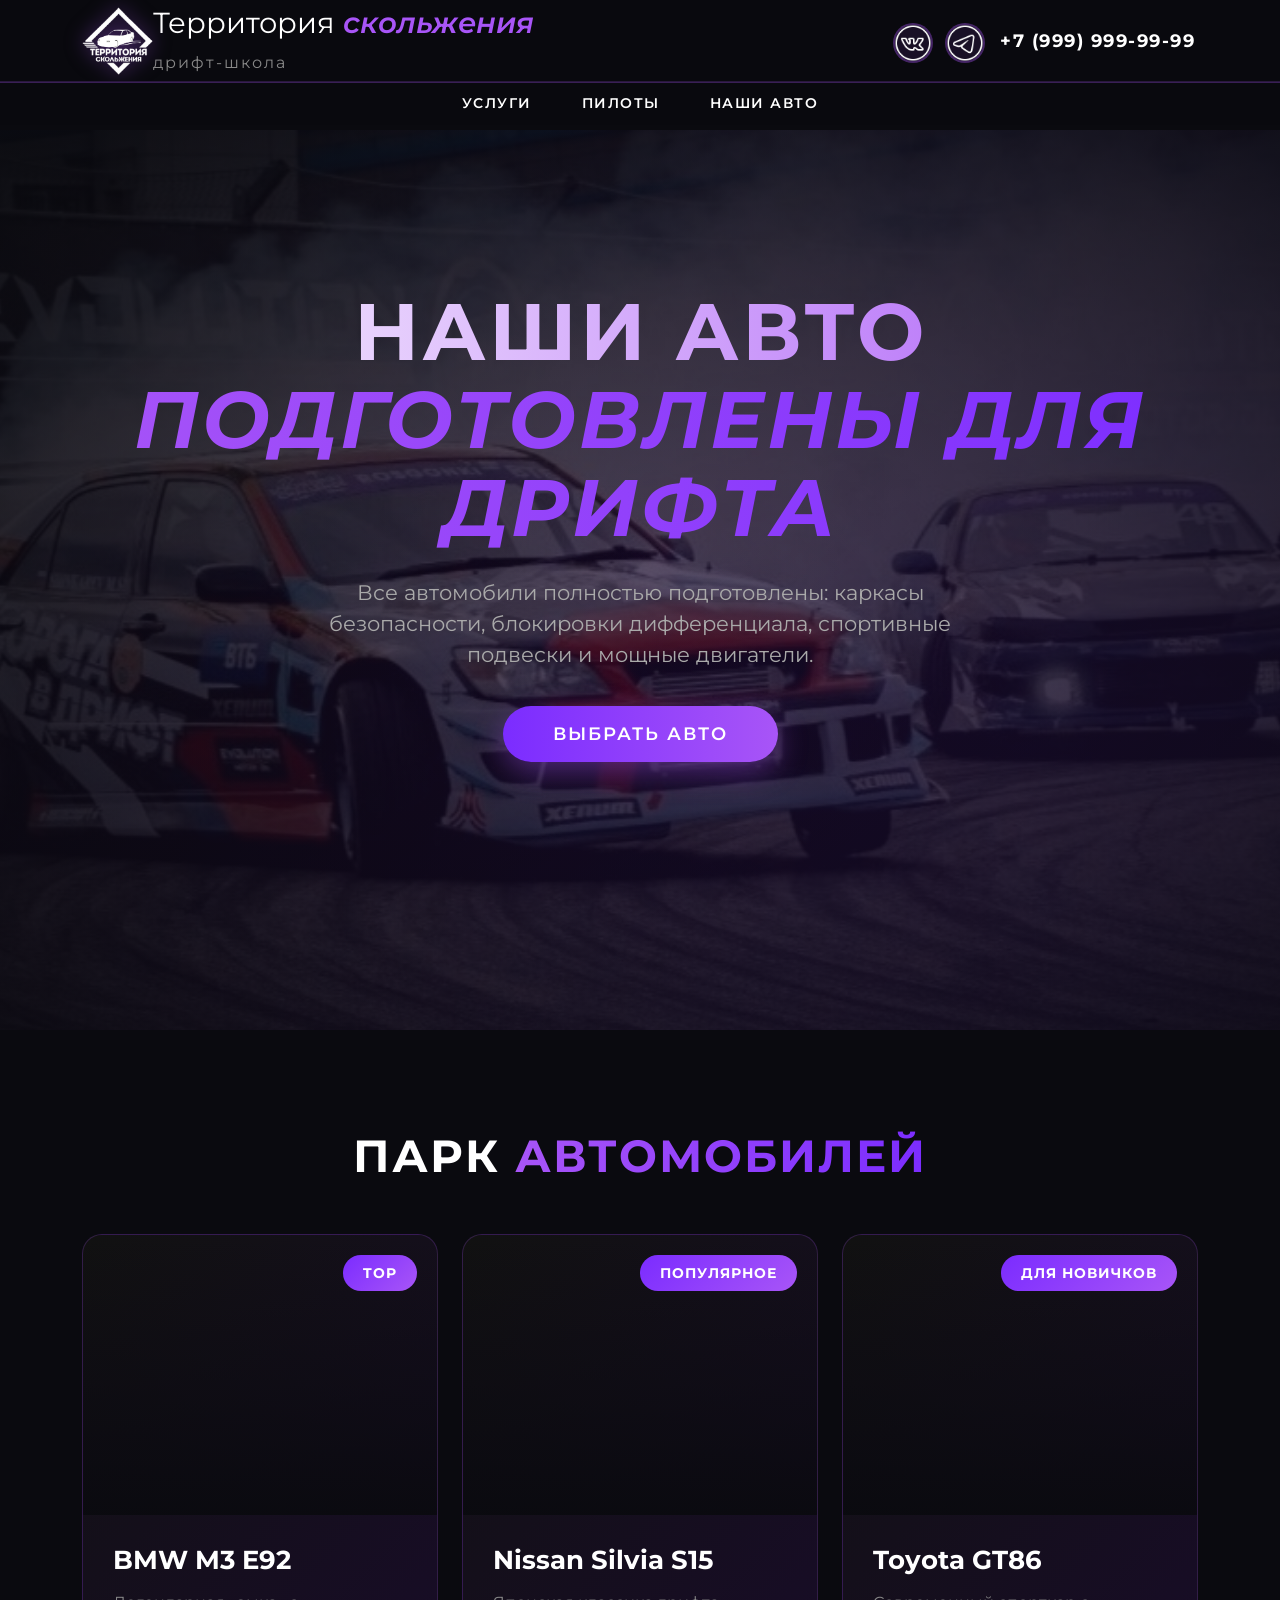
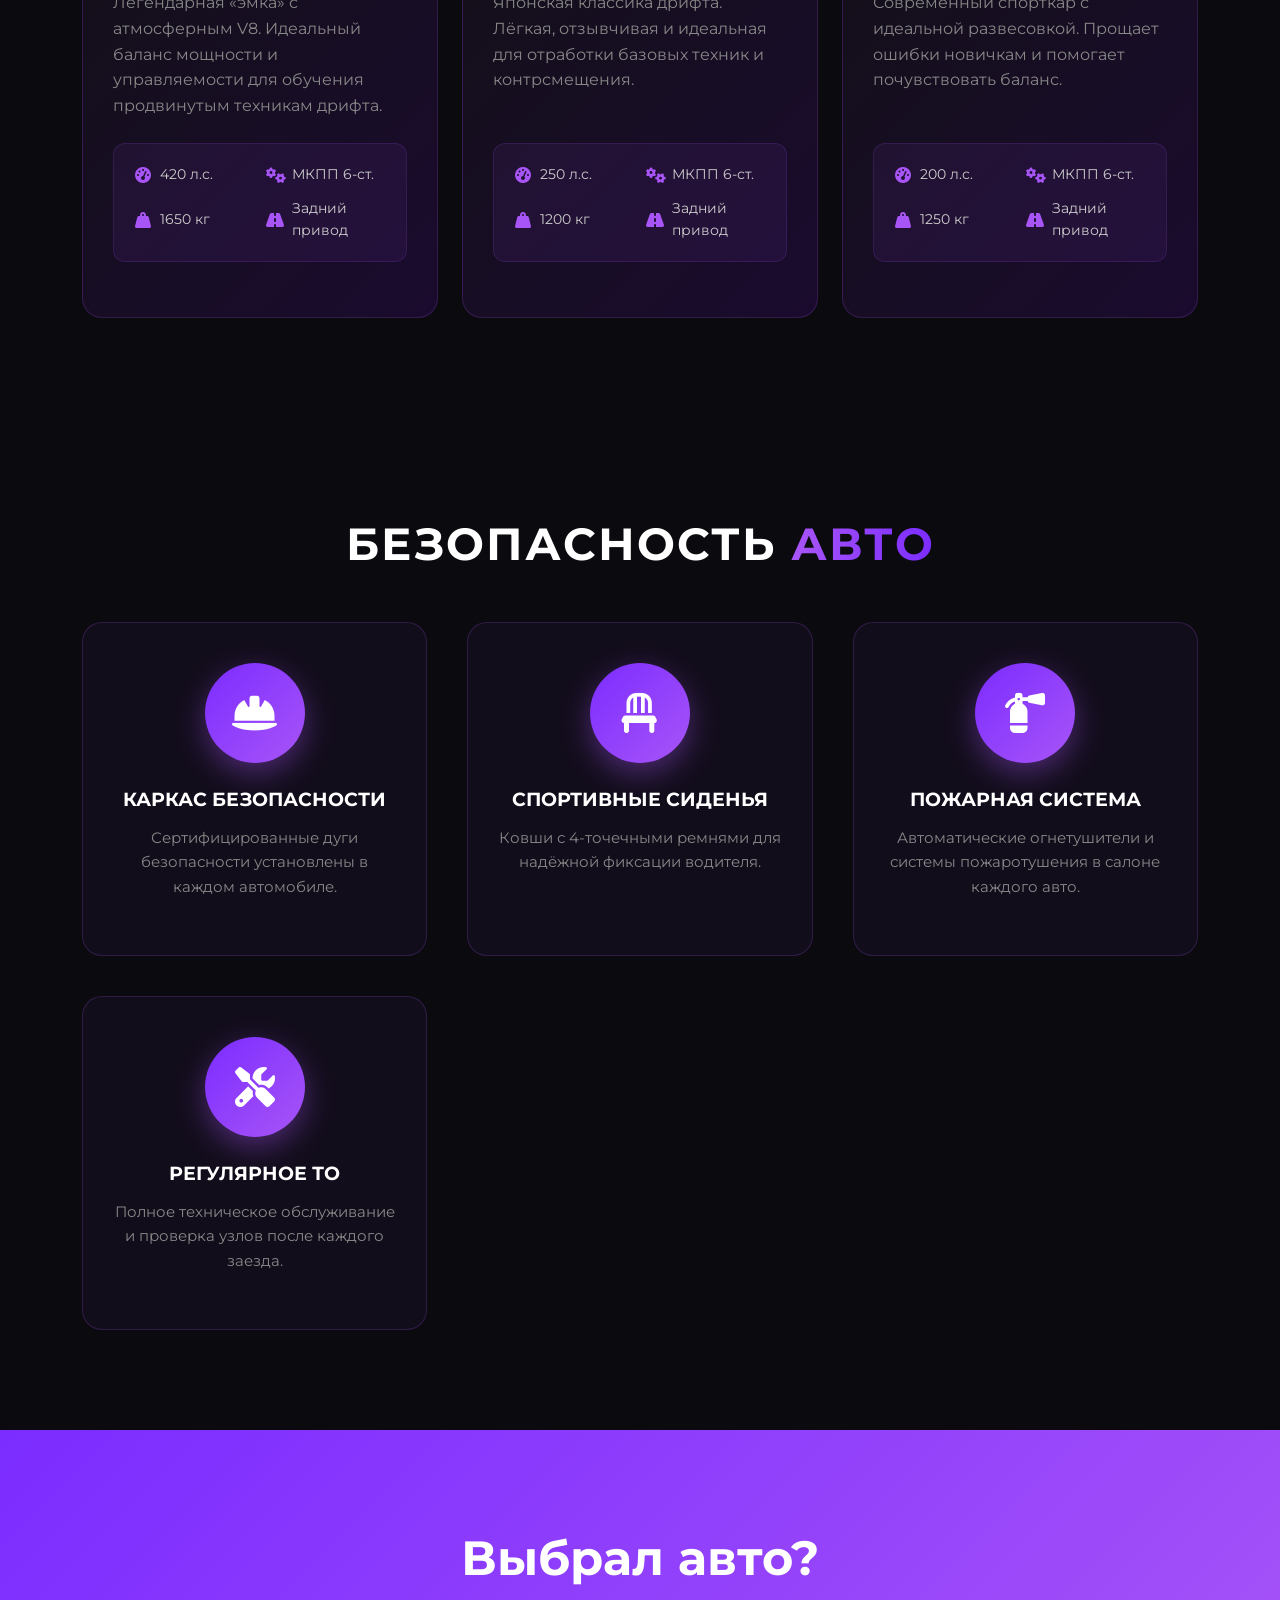
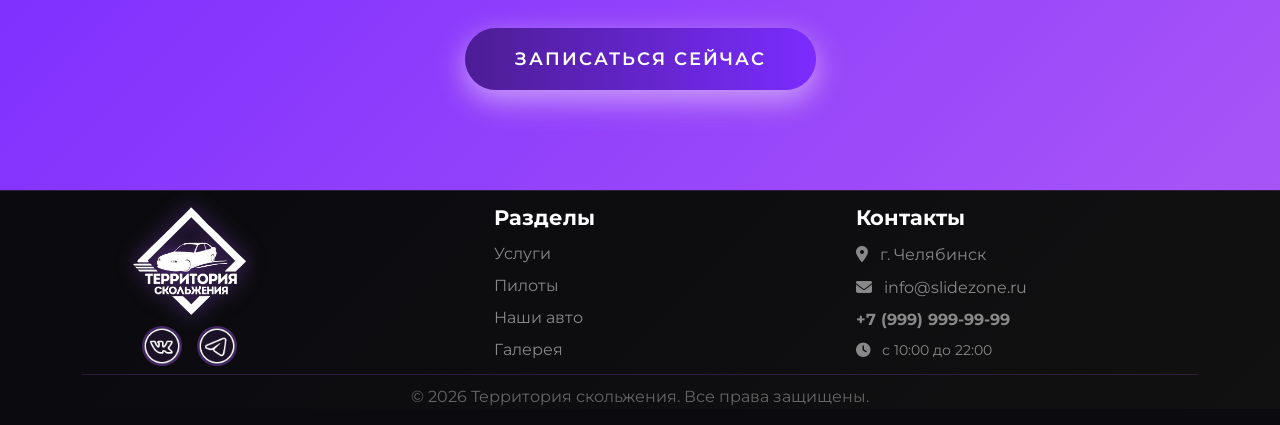
<file: cars.html>
<!-- cars.html -->
<!DOCTYPE html>
<html lang="ru">
  <head>
    <meta charset="utf-8" />
    <meta name="viewport" content="width=device-width, initial-scale=1" />
    <title>Наши авто — Территория скольжения</title>
    <link
      href="https://cdn.jsdelivr.net/npm/bootstrap@5.3.3/dist/css/bootstrap.min.css"
      rel="stylesheet"
    />
    <link
      rel="stylesheet"
      href="https://cdnjs.cloudflare.com/ajax/libs/font-awesome/6.4.0/css/all.min.css"
    />
    <link
      href="https://fonts.googleapis.com/css2?family=Montserrat:ital,wght@0,400;0,600;0,700;1,600&display=swap"
      rel="stylesheet"
    />
    <link rel="stylesheet" href="style.css" />
  </head>
  <body>
    <!-- NAVBAR WRAPPER -->
    <nav class="navbar-wrapper fixed-top">
      <div class="navbar-top-section" id="navbarTop">
        <div class="container">
          <div class="navbar-top">
            <a
              class="navbar-brand d-flex align-items-center"
              href="/index.html"
            >
              <img src="img/image-Photoroom (1).png" alt="Logo" class="logo" />
              <div>
                Территория <span>скольжения</span> <br /><small
                  >дрифт-школа</small
                >
              </div>
            </a>

            <div class="socials">
              <a
                href="https://vk.com/slidezone74"
                target="_blank"
                class="social-link"
                aria-label="VKontakte"
              >
                <img src="img/icons8-vk-50.png" class="soc" />
              </a>
              <a
                href="https://t.me/yourpage"
                target="_blank"
                class="social-link"
                aria-label="Telegram"
              >
                <img src="img/icons8-телеграм-50.png" class="soc" />
              </a>
              <a href="tel:+79999999999" class="nav-bottom-link nav-phone"
                >+7 (999) 999-99-99</a
              >
            </div>
          </div>
        </div>
      </div>

      <div class="navbar-bottom-section" id="navbarBottom">
        <div class="container">
          <ul class="nav-bottom-list">
            <li class="nav-bottom-item">
              <a href="/services.html" class="nav-bottom-link">УСЛУГИ</a>
            </li>
            <li class="nav-bottom-item">
              <a href="/index.html#pilots" class="nav-bottom-link">ПИЛОТЫ</a>
            </li>
            <li class="nav-bottom-item">
              <a href="/cars.html" class="nav-bottom-link">НАШИ АВТО</a>
            </li>
          </ul>
        </div>
      </div>
    </nav>

    <!-- HERO SECTION -->
    <section class="hero">
      <div class="hero-content">
        <h1 class="hero-title">
          <span class="line-1">НАШИ АВТО</span>
          <span class="line-2">ПОДГОТОВЛЕНЫ ДЛЯ ДРИФТА</span>
        </h1>
        <p class="hero-subtitle">
          Все автомобили полностью подготовлены: каркасы безопасности,
          блокировки дифференциала, спортивные подвески и мощные двигатели.
        </p>
        <a href="#cars-list" class="btn-hero">Выбрать авто</a>
      </div>
    </section>

    <!-- CARS SECTION -->
    <section id="cars-list" class="section cars-section">
      <div class="container">
        <h2 class="section-title">ПАРК <span>АВТОМОБИЛЕЙ</span></h2>

        <div class="row g-4 justify-content-center">
          <div class="col-lg-4 col-md-6 col-sm-12">
            <div class="car-card">
              <div
                class="car-image"
                style="
                  background-image: url('https://images.unsplash.com/photo-1617788138017-80ad40651399?w=800&q=80');
                "
              >
                <span class="car-badge">TOP</span>
              </div>
              <div class="car-body">
                <h3 class="car-title">BMW M3 E92</h3>
                <p class="car-description">
                  Легендарная «эмка» с атмосферным V8. Идеальный баланс мощности
                  и управляемости для обучения продвинутым техникам дрифта.
                </p>

                <div class="car-specs">
                  <div class="spec-item">
                    <i class="fas fa-tachometer-alt"></i>
                    <span>420 л.с.</span>
                  </div>
                  <div class="spec-item">
                    <i class="fas fa-cogs"></i>
                    <span>МКПП 6-ст.</span>
                  </div>
                  <div class="spec-item">
                    <i class="fas fa-weight-hanging"></i>
                    <span>1650 кг</span>
                  </div>
                  <div class="spec-item">
                    <i class="fas fa-road"></i>
                    <span>Задний привод</span>
                  </div>
                </div>
              </div>
            </div>
          </div>

          <div class="col-lg-4 col-md-6 col-sm-12">
            <div class="car-card">
              <div
                class="car-image"
                style="
                  background-image: url('https://images.unsplash.com/photo-1626846431159-9c6df5d8c8b2?w=800&q=80');
                "
              >
                <span class="car-badge">ПОПУЛЯРНОЕ</span>
              </div>
              <div class="car-body">
                <h3 class="car-title">Nissan Silvia S15</h3>
                <p class="car-description">
                  Японская классика дрифта. Лёгкая, отзывчивая и идеальная для
                  отработки базовых техник и контрсмещения.
                </p>

                <div class="car-specs">
                  <div class="spec-item">
                    <i class="fas fa-tachometer-alt"></i>
                    <span>250 л.с.</span>
                  </div>
                  <div class="spec-item">
                    <i class="fas fa-cogs"></i>
                    <span>МКПП 6-ст.</span>
                  </div>
                  <div class="spec-item">
                    <i class="fas fa-weight-hanging"></i>
                    <span>1200 кг</span>
                  </div>
                  <div class="spec-item">
                    <i class="fas fa-road"></i>
                    <span>Задний привод</span>
                  </div>
                </div>
              </div>
            </div>
          </div>

          <div class="col-lg-4 col-md-6 col-sm-12">
            <div class="car-card">
              <div
                class="car-image"
                style="
                  background-image: url('https://images.unsplash.com/photo-1606344468650-54ba89c3f9d3?w=800&q=80');
                "
              >
                <span class="car-badge">ДЛЯ НОВИЧКОВ</span>
              </div>
              <div class="car-body">
                <h3 class="car-title">Toyota GT86</h3>
                <p class="car-description">
                  Современный спорткар с идеальной развесовкой. Прощает ошибки
                  новичкам и помогает почувствовать баланс.
                </p>

                <div class="car-specs">
                  <div class="spec-item">
                    <i class="fas fa-tachometer-alt"></i>
                    <span>200 л.с.</span>
                  </div>
                  <div class="spec-item">
                    <i class="fas fa-cogs"></i>
                    <span>МКПП 6-ст.</span>
                  </div>
                  <div class="spec-item">
                    <i class="fas fa-weight-hanging"></i>
                    <span>1250 кг</span>
                  </div>
                  <div class="spec-item">
                    <i class="fas fa-road"></i>
                    <span>Задний привод</span>
                  </div>
                </div>
              </div>
            </div>
          </div>
        </div>
      </div>
    </section>

    <!-- SAFETY INFO -->
    <section class="section features-section">
      <div class="container">
        <h2 class="section-title">БЕЗОПАСНОСТЬ <span>АВТО</span></h2>

        <div class="features-grid">
          <div class="feature-item">
            <div class="feature-icon">
              <i class="fas fa-hard-hat"></i>
            </div>
            <h3 class="feature-title">КАРКАС БЕЗОПАСНОСТИ</h3>
            <p class="feature-text">
              Сертифицированные дуги безопасности установлены в каждом
              автомобиле.
            </p>
          </div>

          <div class="feature-item">
            <div class="feature-icon">
              <i class="fas fa-chair"></i>
            </div>
            <h3 class="feature-title">СПОРТИВНЫЕ СИДЕНЬЯ</h3>
            <p class="feature-text">
              Ковши с 4-точечными ремнями для надёжной фиксации водителя.
            </p>
          </div>

          <div class="feature-item">
            <div class="feature-icon">
              <i class="fas fa-fire-extinguisher"></i>
            </div>
            <h3 class="feature-title">ПОЖАРНАЯ СИСТЕМА</h3>
            <p class="feature-text">
              Автоматические огнетушители и системы пожаротушения в салоне
              каждого авто.
            </p>
          </div>

          <div class="feature-item">
            <div class="feature-icon">
              <i class="fas fa-tools"></i>
            </div>
            <h3 class="feature-title">РЕГУЛЯРНОЕ ТО</h3>
            <p class="feature-text">
              Полное техническое обслуживание и проверка узлов после каждого
              заезда.
            </p>
          </div>
        </div>
      </div>
    </section>

    <!-- CTA SECTION -->
    <section class="cta">
      <div class="container">
        <h2>Выбрал авто?</h2>
        <a href="#offers" class="btn-cta">Записаться сейчас</a>
      </div>
    </section>

    <!-- FOOTER -->
    <footer>
      <div class="container">
        <div class="footer-content">
          <div class="footer-section">
            <img
              src="img/image-Photoroom (1).png"
              alt="Логотип"
              class="footer-logo"
            />
            <div class="footer-socials">
              <a
                href="https://vk.com/slidezone74"
                target="_blank"
                class="social-link sl2"
                aria-label="VKontakte"
              >
                <img src="img/icons8-vk-50.png" class="soc sl2" />
              </a>
              <a
                href="https://t.me/yourpage"
                target="_blank"
                class="social-link sl2"
                aria-label="Telegram"
              >
                <img src="img/icons8-телеграм-50.png" class="soc sl2" />
              </a>
            </div>
          </div>

          <div class="footer-section">
            <h4>Разделы</h4>
            <p><a href="/services.html">Услуги</a></p>
            <p><a href="/index.html#pilots">Пилоты</a></p>
            <p><a href="/cars.html">Наши авто</a></p>
            <p><a href="#gallery">Галерея</a></p>
          </div>

          <div class="footer-section">
            <h4>Контакты</h4>
            <p><i class="fas fa-map-marker-alt me-2"></i> г. Челябинск</p>
            <p><i class="fas fa-envelope me-2"></i> info@slidezone.ru</p>
            <a href="tel:+79999999999" class="footer-phone"
              >+7 (999) 999-99-99</a
            >
            <p class="clock">
              <i class="fas fa-clock me-2"></i> с 10:00 до 22:00
            </p>
          </div>
        </div>

        <div class="footer-bottom">
          <p>&copy; 2026 Территория скольжения. Все права защищены.</p>
        </div>
      </div>
    </footer>

    <script src="https://cdn.jsdelivr.net/npm/bootstrap@5.3.3/dist/js/bootstrap.bundle.min.js"></script>
    <script>
      let lastScroll = 0;
      const navbarTop = document.getElementById("navbarTop");

      window.addEventListener("scroll", () => {
        const currentScroll = window.pageYOffset;
        if (currentScroll > 100 && currentScroll > lastScroll) {
          navbarTop.classList.add("hidden");
        } else {
          navbarTop.classList.remove("hidden");
        }
        lastScroll = currentScroll;
      });

      document.querySelectorAll('a[href^="#"]').forEach((anchor) => {
        anchor.addEventListener("click", function (e) {
          e.preventDefault();
          const target = document.querySelector(this.getAttribute("href"));
          if (target) {
            target.scrollIntoView({ behavior: "smooth", block: "start" });
          }
        });
      });
    </script>
  </body>
</html>
</file>
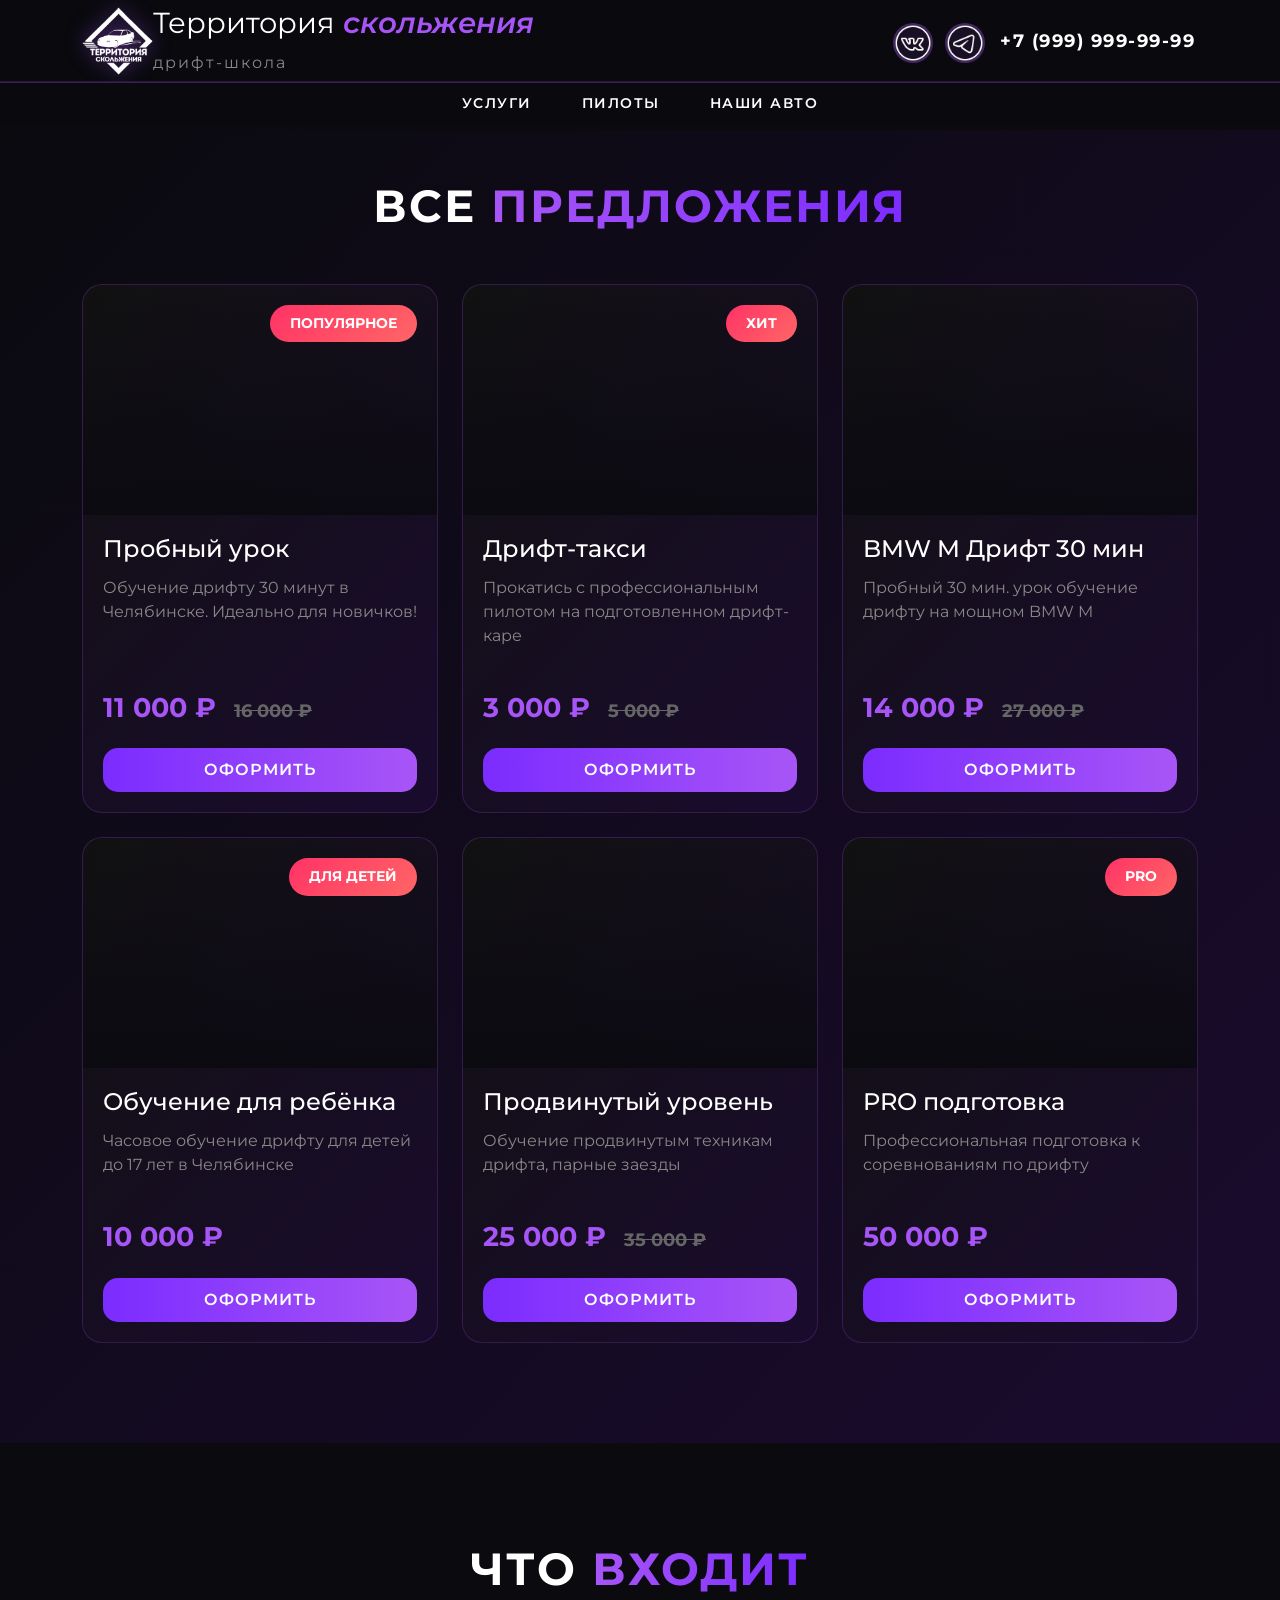
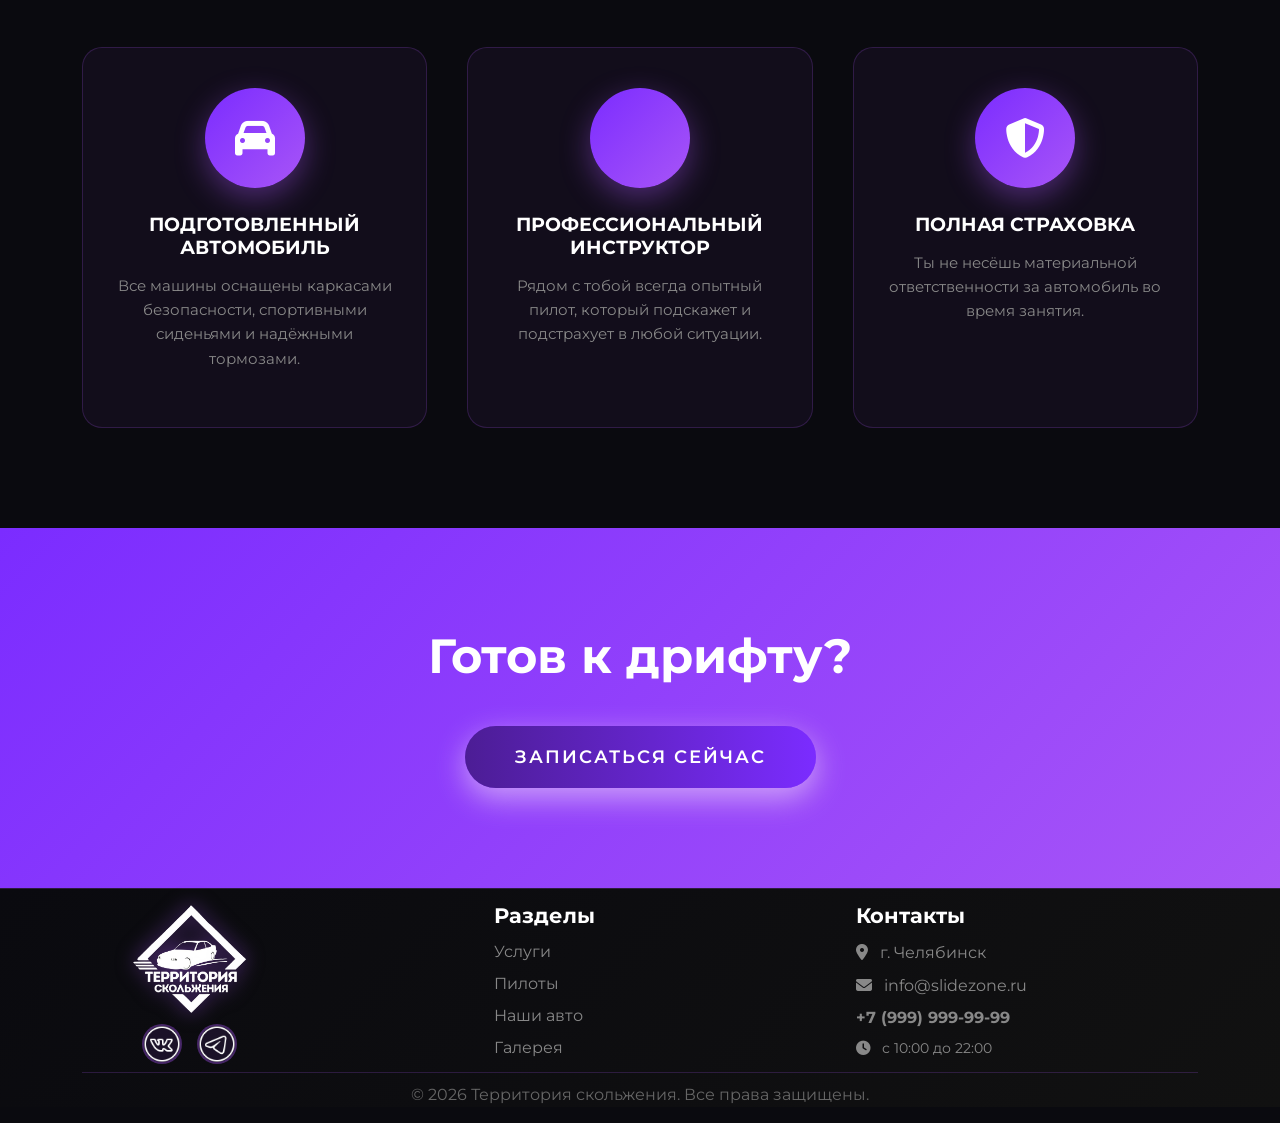
<file: services.html>
<!-- services.html -->
<!DOCTYPE html>
<html lang="ru">
  <head>
    <meta charset="utf-8" />
    <meta name="viewport" content="width=device-width, initial-scale=1" />
    <title>Услуги — Территория скольжения</title>
    <link
      href="https://cdn.jsdelivr.net/npm/bootstrap@5.3.3/dist/css/bootstrap.min.css"
      rel="stylesheet"
    />
    <link
      rel="stylesheet"
      href="https://cdnjs.cloudflare.com/ajax/libs/font-awesome/6.4.0/css/all.min.css"
    />
    <link
      href="https://fonts.googleapis.com/css2?family=Montserrat:ital,wght@0,400;0,600;0,700;1,600&display=swap"
      rel="stylesheet"
    />
    <link rel="stylesheet" href="style.css" />
  </head>
  <body>
    <!-- NAVBAR WRAPPER -->
    <nav class="navbar-wrapper fixed-top">
      <div class="navbar-top-section" id="navbarTop">
        <div class="container">
          <div class="navbar-top">
            <a
              class="navbar-brand d-flex align-items-center"
              href="/index.html"
            >
              <img src="img/image-Photoroom (1).png" alt="Logo" class="logo" />
              <div>
                Территория <span>скольжения</span> <br /><small
                  >дрифт-школа</small
                >
              </div>
            </a>

            <div class="socials">
              <a
                href="https://vk.com/slidezone74"
                target="_blank"
                class="social-link"
                aria-label="VKontakte"
              >
                <img src="img/icons8-vk-50.png" class="soc" />
              </a>
              <a
                href="https://t.me/yourpage"
                target="_blank"
                class="social-link"
                aria-label="Telegram"
              >
                <img src="img/icons8-телеграм-50.png" class="soc" />
              </a>
              <a href="tel:+79999999999" class="nav-bottom-link nav-phone"
                >+7 (999) 999-99-99</a
              >
            </div>
          </div>
        </div>
      </div>

      <!-- BOTTOM NAVBAR (Останется зафиксированным) -->
      <div class="navbar-bottom-section" id="navbarBottom">
        <div class="container">
          <ul class="nav-bottom-list">
            <li class="nav-bottom-item">
              <a href="/services.html" class="nav-bottom-link">УСЛУГИ</a>
            </li>
            <li class="nav-bottom-item">
              <a href="/index.html#pilots" class="nav-bottom-link">ПИЛОТЫ</a>
            </li>
            <li class="nav-bottom-item">
              <a href="/cars.html" class="nav-bottom-link">НАШИ АВТО</a>
            </li>
          </ul>
        </div>
      </div>
    </nav>
    <!-- SERVICES CARDS -->
    <section id="services" class="section offers-section">
      <div class="container">
        <h2 class="section-title title2">ВСЕ <span>ПРЕДЛОЖЕНИЯ</span></h2>

        <div class="row g-4">
          <div class="col-lg-4 col-md-6">
            <div class="offer-card">
              <div
                class="offer-image"
                style="
                  background-image: url('https://images.unsplash.com/photo-1611016736463-136487a1da2f?w=800&q=80');
                "
              >
                <span class="offer-badge">ПОПУЛЯРНОЕ</span>
              </div>
              <div class="offer-body">
                <h3 class="offer-title">Пробный урок</h3>
                <p class="offer-description">
                  Обучение дрифту 30 минут в Челябинске. Идеально для новичков!
                </p>
                <div class="offer-footer">
                  <div class="offer-price">
                    11 000 ₽
                    <span class="old-price">16 000 ₽</span>
                  </div>
                  <button class="btn-offer">Оформить</button>
                </div>
              </div>
            </div>
          </div>

          <div class="col-lg-4 col-md-6">
            <div class="offer-card">
              <div
                class="offer-image"
                style="
                  background-image: url('https://images.unsplash.com/photo-1568605117036-5fe5e7bab0b7?w=800&q=80');
                "
              >
                <span class="offer-badge">ХИТ</span>
              </div>
              <div class="offer-body">
                <h3 class="offer-title">Дрифт-такси</h3>
                <p class="offer-description">
                  Прокатись с профессиональным пилотом на подготовленном
                  дрифт-каре
                </p>
                <div class="offer-footer">
                  <div class="offer-price">
                    3 000 ₽
                    <span class="old-price">5 000 ₽</span>
                  </div>
                  <button class="btn-offer">Оформить</button>
                </div>
              </div>
            </div>
          </div>

          <div class="col-lg-4 col-md-6">
            <div class="offer-card">
              <div
                class="offer-image"
                style="
                  background-image: url('https://images.unsplash.com/photo-1492144534655-ae79c964c9d7?w=800&q=80');
                "
              ></div>
              <div class="offer-body">
                <h3 class="offer-title">BMW M Дрифт 30 мин</h3>
                <p class="offer-description">
                  Пробный 30 мин. урок обучение дрифту на мощном BMW M
                </p>
                <div class="offer-footer">
                  <div class="offer-price">
                    14 000 ₽
                    <span class="old-price">27 000 ₽</span>
                  </div>
                  <button class="btn-offer">Оформить</button>
                </div>
              </div>
            </div>
          </div>

          <div class="col-lg-4 col-md-6">
            <div class="offer-card">
              <div
                class="offer-image"
                style="
                  background-image: url('https://images.unsplash.com/photo-1503376780353-7e6692767b70?w=800&q=80');
                "
              >
                <span class="offer-badge">ДЛЯ ДЕТЕЙ</span>
              </div>
              <div class="offer-body">
                <h3 class="offer-title">Обучение для ребёнка</h3>
                <p class="offer-description">
                  Часовое обучение дрифту для детей до 17 лет в Челябинске
                </p>
                <div class="offer-footer">
                  <div class="offer-price">10 000 ₽</div>
                  <button class="btn-offer">Оформить</button>
                </div>
              </div>
            </div>
          </div>

          <div class="col-lg-4 col-md-6">
            <div class="offer-card">
              <div
                class="offer-image"
                style="
                  background-image: url('https://images.unsplash.com/photo-1552519507-da3b142c6e3d?w=800&q=80');
                "
              ></div>
              <div class="offer-body">
                <h3 class="offer-title">Продвинутый уровень</h3>
                <p class="offer-description">
                  Обучение продвинутым техникам дрифта, парные заезды
                </p>
                <div class="offer-footer">
                  <div class="offer-price">
                    25 000 ₽
                    <span class="old-price">35 000 ₽</span>
                  </div>
                  <button class="btn-offer">Оформить</button>
                </div>
              </div>
            </div>
          </div>

          <div class="col-lg-4 col-md-6">
            <div class="offer-card">
              <div
                class="offer-image"
                style="
                  background-image: url('https://images.unsplash.com/photo-1618843479313-40f8afb4aa48?w=800&q=80');
                "
              >
                <span class="offer-badge">PRO</span>
              </div>
              <div class="offer-body">
                <h3 class="offer-title">PRO подготовка</h3>
                <p class="offer-description">
                  Профессиональная подготовка к соревнованиям по дрифту
                </p>
                <div class="offer-footer">
                  <div class="offer-price">50 000 ₽</div>
                  <button class="btn-offer">Оформить</button>
                </div>
              </div>
            </div>
          </div>
        </div>
      </div>
    </section>

    <!-- FEATURES SECTION -->
    <section class="section features-section">
      <div class="container">
        <h2 class="section-title">ЧТО <span> ВХОДИТ</span></h2>

        <div class="features-grid">
          <div class="feature-item">
            <div class="feature-icon">
              <i class="fas fa-car"></i>
            </div>
            <h3 class="feature-title">ПОДГОТОВЛЕННЫЙ АВТОМОБИЛЬ</h3>
            <p class="feature-text">
              Все машины оснащены каркасами безопасности, спортивными сиденьями
              и надёжными тормозами.
            </p>
          </div>

          <div class="feature-item">
            <div class="feature-icon">
              <i class="fas fa-user-instructor"></i>
            </div>
            <h3 class="feature-title">ПРОФЕССИОНАЛЬНЫЙ ИНСТРУКТОР</h3>
            <p class="feature-text">
              Рядом с тобой всегда опытный пилот, который подскажет и
              подстрахует в любой ситуации.
            </p>
          </div>

          <div class="feature-item">
            <div class="feature-icon">
              <i class="fas fa-shield-alt"></i>
            </div>
            <h3 class="feature-title">ПОЛНАЯ СТРАХОВКА</h3>
            <p class="feature-text">
              Ты не несёшь материальной ответственности за автомобиль во время
              занятия.
            </p>
          </div>
        </div>
      </div>
    </section>

    <!-- CTA SECTION -->
    <section class="cta">
      <div class="container">
        <h2>Готов к дрифту?</h2>
        <a href="#offers" class="btn-cta">Записаться сейчас</a>
      </div>
    </section>

    <!-- FOOTER -->
    <footer>
      <div class="container">
        <div class="footer-content">
          <div class="footer-section">
            <img
              src="img/image-Photoroom (1).png"
              alt="Логотип"
              class="footer-logo"
            />
            <div class="footer-socials">
              <a
                href="https://vk.com/slidezone74"
                target="_blank"
                class="social-link sl2"
                aria-label="VKontakte"
              >
                <img src="img/icons8-vk-50.png" class="soc sl2" />
              </a>
              <a
                href="https://t.me/yourpage"
                target="_blank"
                class="social-link sl2"
                aria-label="Telegram"
              >
                <img src="img/icons8-телеграм-50.png" class="soc sl2" />
              </a>
            </div>
          </div>

          <div class="footer-section">
            <h4>Разделы</h4>
            <p><a href="/services.html">Услуги</a></p>
            <p><a href="/index.html#pilots">Пилоты</a></p>
            <p><a href="/cars.html">Наши авто</a></p>
            <p><a href="#gallery">Галерея</a></p>
          </div>

          <div class="footer-section">
            <h4>Контакты</h4>
            <p><i class="fas fa-map-marker-alt me-2"></i> г. Челябинск</p>
            <p><i class="fas fa-envelope me-2"></i> info@slidezone.ru</p>
            <a href="tel:+79999999999" class="footer-phone"
              >+7 (999) 999-99-99</a
            >
            <p class="clock">
              <i class="fas fa-clock me-2"></i> с 10:00 до 22:00
            </p>
          </div>
        </div>

        <div class="footer-bottom">
          <p>&copy; 2026 Территория скольжения. Все права защищены.</p>
        </div>
      </div>
    </footer>

    <script src="https://cdn.jsdelivr.net/npm/bootstrap@5.3.3/dist/js/bootstrap.bundle.min.js"></script>
    <script>
      let lastScroll = 0;
      const navbarTop = document.getElementById("navbarTop");

      window.addEventListener("scroll", () => {
        const currentScroll = window.pageYOffset;
        if (currentScroll > 100 && currentScroll > lastScroll) {
          navbarTop.classList.add("hidden");
        } else {
          navbarTop.classList.remove("hidden");
        }
        lastScroll = currentScroll;
      });

      document.querySelectorAll('a[href^="#"]').forEach((anchor) => {
        anchor.addEventListener("click", function (e) {
          e.preventDefault();
          const target = document.querySelector(this.getAttribute("href"));
          if (target) {
            target.scrollIntoView({ behavior: "smooth", block: "start" });
          }
        });
      });
    </script>
  </body>
</html>
</file>
<file: style.css>
* {
  margin: 0;
  padding: 0;
  box-sizing: border-box;
}

html {
  scroll-behavior: smooth;
}

body {
  font-family: 'Montserrat', sans-serif;
  background: #0a0a0f;
  color: #fff;
  overflow-x: hidden;
  padding-top: 130px;
}

:root {
  --primary-purple: #a855f7;
  --secondary-purple: #7b2cff;
  --dark-purple: #4c1d95;
  --accent-red: #ff3366;
}

/* --- NAVBAR WRAPPER --- */
.navbar-wrapper {
  z-index: 1000;
}

/* --- TOP NAVBAR --- */
.navbar-top-section {
  background: rgba(10, 10, 15, 0.95);
  backdrop-filter: blur(10px);
  padding: 6px 0;
  border-bottom: 1px solid rgba(168, 85, 247, 0.2);
  transition: all 0.7s ease; 
  overflow: hidden;
  max-height: 100px; 
  opacity: 1;
}
.navbar-top-section.hidden {
  max-height: 0;
  opacity: 0;
  padding: 0 !important;
  border: none;
}

.navbar-top {
  display: flex;
  justify-content: space-between;
  align-items: center;
}

.logo {
  height: 68px;
  filter: drop-shadow(0 0 10px rgba(168, 85, 247, 0.5));
}

.navbar-brand {
  font-family: 'Montserrat', sans-serif;
  font-size: 1.8rem;
  line-height: 1.2;
  color: #fff !important;
  text-decoration: none;
}

.navbar-brand:hover { opacity: 0.9; }
.navbar-brand span { font-style: italic; font-weight: 600; color: var(--primary-purple); }
.navbar-brand small { font-size: 1rem; letter-spacing: 2px; color: #888; }

/* --- BOTTOM NAVBAR --- */
.navbar-bottom-section {
  background: rgba(10, 10, 15, 0.98);
  backdrop-filter: blur(10px);
  border-top: 1px solid rgba(168, 85, 247, 0.3);
  padding: 5px 0;
  transition: all 0.4s ease;
}
.navbar-top-section.hidden + .navbar-bottom-section {
  padding: 10px 0;
  box-shadow: 0 2px 20px rgba(0, 0, 0, 0.5);
}

.nav-bottom-list {
  display: flex;
  gap: 50px;
  list-style: none;
  margin: 0;
  padding: 0;
  justify-content: center;
}

.nav-bottom-link {
  color: #fff;
  text-decoration: none;
  font-size: 0.9rem;
  font-weight: 600;
  letter-spacing: 1.5px;
  padding: 5px 0;
  display: inline-block;
  transition: all 0.3s ease;
  position: relative;
}

.nav-bottom-link::after {
  content: '';
  position: absolute;
  bottom: 0;
  left: 0;
  width: 0;
  height: 2px;
  background: linear-gradient(90deg, var(--primary-purple), var(--secondary-purple));
  transition: width 0.3s ease;
}

.nav-bottom-link:hover { color: var(--primary-purple); transform: translateY(-2px); }
.nav-bottom-link:hover::after { width: 100%; }
.nav-bottom-link:focus { outline: none; color: var(--secondary-purple); }

/* --- SOCIALS --- */
.socials { display: flex; gap: 12px; }
.social-link {
  display: inline-flex;
  align-items: center;
  justify-content: center;
  margin-top: 10px;
  width: 40px;
  height: 40px;
  border-radius: 50%;
  background: rgba(168, 85, 247, 0.1);
  border: 2px solid rgba(168, 85, 247, 0.3);
  transition: all 0.3s ease;
}

.soc {
  height: 38px;
  width: auto;
  filter: brightness(0) invert(1);
  transition: all 0.3s ease;
}

.social-link:hover {
  background: rgba(168, 85, 247, 0.3);
  border-color: var(--primary-purple);
  transform: translateY(-3px) scale(1.1);
  box-shadow: 0 5px 20px rgba(168, 85, 247, 0.4);
}

.nav-phone { 
  font-size: 1.15rem; 
  font-weight: 700; 
  color: #fff; 
  text-decoration: none; 
  display: block; 
  margin: 9px 3px;
}

.nav-phone:hover { 
  transform: scale(1.05); 
}

/* --- HERO --- */
.hero {
  min-height: 100vh;
  display: flex;
  align-items: center;
  justify-content: center;
  position: relative;
  background: linear-gradient(135deg, #0a0a0f 0%, #1a0b2e 50%, #2b1055 100%);
  overflow: hidden;
}

.hero::before {
  content: '';
  position: absolute;
  top: 0; left: 0; right: 0; bottom: 0;
  background: url('img/baner.jpg') center/cover;
  opacity: 0.3;
  z-index: 0;
}

.hero::after {
  content: '';
  position: absolute;
  top: 0; left: 0; right: 0; bottom: 0;
  background: radial-gradient(ellipse at center, transparent 0%, rgba(10, 10, 15, 0.8) 100%);
  z-index: 1;
}

.hero-content { 
  position: relative; 
  z-index: 2; 
  text-align: center; 
  padding: 80px 40px; }

.hero-title {
  font-size: 5rem;
  font-weight: 700;
  line-height: 1.1;
  margin-bottom: 25px;
  text-transform: uppercase;
  letter-spacing: 3px;
  animation: fadeInUp 1s ease;
}

.hero-title .line-1 {
  display: block;
  background: linear-gradient(90deg, #fff, var(--primary-purple));
  -webkit-background-clip: text;
  -webkit-text-fill-color: transparent;
}

.hero-title .line-2 {
  display: block;
  background: linear-gradient(90deg, var(--primary-purple), var(--secondary-purple));
  -webkit-background-clip: text;
  -webkit-text-fill-color: transparent;
  font-style: italic;
}

.hero-subtitle {
  font-size: 1.3rem;
  color: #aaa;
  margin-bottom: 35px;
  max-width: 700px;
  margin-left: auto;
  margin-right: auto;
  animation: fadeInUp 1s ease 0.2s backwards;
}

.btn-hero {
  background: linear-gradient(90deg, var(--secondary-purple), var(--primary-purple));
  border: none;
  padding: 15px 50px;
  font-size: 1.1rem;
  font-weight: 600;
  letter-spacing: 2px;
  text-transform: uppercase;
  color: #fff;
  border-radius: 50px;
  transition: all 0.3s ease;
  box-shadow: 0 10px 30px rgba(168, 85, 247, 0.4);
  animation: fadeInUp 1s ease 0.4s backwards;
  text-decoration: none;
  display: inline-block;
  margin-bottom: 110px;
}

.btn-hero:hover { transform: translateY(-5px) scale(1.05); box-shadow: 0 15px 40px rgba(168, 85, 247, 0.6); }

@keyframes fadeInUp {
  from { opacity: 0; transform: translateY(30px); }
  to { opacity: 1; transform: translateY(0); }
}

/* --- SECTIONS --- */
.section { padding: 100px 0; position: relative; }
.section-title {
  font-size: 2.8rem;
  font-weight: 700;
  text-align: center;
  margin-bottom: 50px;
  text-transform: uppercase;
  letter-spacing: 2px;
}
.title2 {
  margin-top: -50px;
}
.section-title span {
  background: linear-gradient(90deg, var(--primary-purple), var(--secondary-purple));
  -webkit-background-clip: text;
  -webkit-text-fill-color: transparent;
}

/* --- SCROLL STRIP --- */
.scroll-strip-section { background: linear-gradient(135deg, #111 0%, #1a0b2e 100%); padding: 60px 0; overflow: hidden; }
.scroll-strip-container { max-width: 1200px; margin: 0 auto; position: relative; padding: 0 30px; }
.scroll-strip-wrapper { overflow: hidden; border-radius: 20px; background: rgba(168, 85, 247, 0.05); border: 1px solid rgba(168, 85, 247, 0.2); }
.scroll-strip { display: flex; animation: scrollLeft 30s linear infinite; width: fit-content; }
.scroll-strip:hover { animation-play-state: paused; }

.scroll-item {
  flex-shrink: 0;
  padding: 30px 50px;
  text-align: center;
  border-right: 1px solid rgba(168, 85, 247, 0.2);
  min-width: 400px;
}
.scroll-item i { font-size: 2.5rem; color: var(--primary-purple); margin-bottom: 15px; }
.scroll-item h4 { font-size: 1.2rem; margin-bottom: 10px; color: #fff; }
.scroll-item p { color: #888; margin: 0; font-size: 0.95rem; }

@keyframes scrollLeft { 0% { transform: translateX(0); } 100% { transform: translateX(-50%); } }

/* --- OFFERS --- */
.offers-section { 
  background: #0a0a0f; }
.offer-card {
  background: linear-gradient(135deg, #111 0%, #1a0b2e 100%);
  border-radius: 20px; 
  overflow: hidden;
  border: 1px solid rgba(168, 85, 247, 0.2);
  transition: all 0.3s ease; height: 100%;
  height: 100%;
  display: flex;
  flex-direction: column;
}
.offer-card:hover { 
  transform: translateY(-15px); 
  border-color: var(--primary-purple); 
  box-shadow: 0 20px 40px rgba(168, 85, 247, 0.3); }

.offer-image {
  height: 230px; 
  background-size: cover; 
  background-position: center;
  position: relative; 
  overflow: hidden; 
  transition: transform 0.5s ease;
  flex-shrink: 0;
}
.offer-image::after {
  content: ''; 
  position: absolute; 
  top: 0; 
  left: 0; 
  right: 0; 
  bottom: 0;
  background: linear-gradient(to bottom, transparent 0%, rgba(10, 10, 15, 0.9) 100%);
}
.offer-card:hover .offer-image { transform: scale(1.1); }

.offer-badge {
  position: absolute; 
  top: 20px; right: 20px;
  background: linear-gradient(135deg, var(--accent-red), #ff6666);
  padding: 8px 20px; 
  border-radius: 20px; 
  font-weight: 700; 
  font-size: 0.9rem; 
  z-index: 2;
}

.offer-body { 
  padding: 20px; 
  position: relative; 
  display: flex;
  flex-direction: column;
  flex: 1;
}
.offer-title { font-size: 1.5rem; margin-bottom: 12px; color: #fff; }
.offer-description { color: #888; margin-bottom: 20px; line-height: 1.5; flex-grow: 1;}
.offer-price { font-size: 1.7rem; font-weight: 700; color: var(--primary-purple); margin-bottom: 20px; }
.offer-price .old-price { font-size: 1.1rem; color: #666; text-decoration: line-through; margin-left: 10px; }
.offer-footer {
  margin-top: auto; 
  padding-top: 20px;
}
.btn-offer {
  width: 100%; background: linear-gradient(90deg, var(--secondary-purple), var(--primary-purple));
  border: none; padding: 10px; border-radius: 15px; color: #fff; font-weight: 600;
  transition: all 0.3s ease; text-transform: uppercase; letter-spacing: 1px;
}
.btn-offer:hover { transform: scale(1.05); box-shadow: 0 5px 20px rgba(168, 85, 247, 0.4); }

/* --- PILOTS --- */
.pilots-section { background: linear-gradient(135deg, #0a0a0f 0%, #1a0b2e 100%); }
.pilot-card { 
  text-align: center; padding: 15px;
  background: rgba(168, 85, 247, 0.05); border-radius: 20px;
  border: 1px solid rgba(168, 85, 247, 0.2); transition: all 0.3s ease; height: 100%;
}
.pilot-card:hover { transform: translateY(-10px); border-color: var(--primary-purple); }

.pilot-photo {
  width: 200px; height: 200px; border-radius: 50%; margin: 0 auto 25px;
  overflow: hidden; border: 3px solid var(--primary-purple); box-shadow: 0 10px 30px rgba(168, 85, 247, 0.3);
}
.pilot-photo img { width: 100%; height: 100%; object-fit: cover; }
.pilot-name { font-size: 1.5rem; font-weight: 700; margin-bottom: 10px; color: #fff; }
.pilot-role { color: var(--primary-purple); font-weight: 600; margin-bottom: 10px; font-size: 0.95rem; }
.pilot-bio { color: #888; line-height: 1.6; font-size: 0.95rem; margin-bottom: 0;}

/* --- FEATURES --- */
.features-section { background: #0a0a0f; }
.features-grid { display: grid; grid-template-columns: repeat(auto-fit, minmax(250px, 1fr)); gap: 40px; max-width: 1200px; margin: 0 auto; }

.feature-item {
  text-align: center; padding: 40px 30px;
  background: rgba(168, 85, 247, 0.05); border-radius: 20px;
  border: 1px solid rgba(168, 85, 247, 0.2); transition: all 0.3s ease;
}
.feature-item:hover { transform: translateY(-10px); border-color: var(--primary-purple); }

.feature-icon {
  width: 100px; height: 100px; border-radius: 50%;
  background: linear-gradient(135deg, var(--secondary-purple), var(--primary-purple));
  display: flex; align-items: center; justify-content: center; margin: 0 auto 25px;
  font-size: 2.5rem; color: #fff; box-shadow: 0 10px 30px rgba(168, 85, 247, 0.4);
}
.feature-title { font-size: 1.2rem; font-weight: 700; margin-bottom: 15px; color: #fff; }
.feature-text { color: #888; line-height: 1.6; font-size: 0.95rem; }

/* --- GALLERY --- */
.gallery-section { background: linear-gradient(135deg, #111 0%, #0a0a0f 100%); }
.gallery-container { position: relative; max-width: 1400px; margin: 0 auto; padding: 0 50px; }
.gallery-slider { overflow: hidden; border-radius: 20px; }
.gallery-track { display: flex; transition: transform 0.5s ease; }
.gallery-item { min-width: 100%; height: 500px; position: relative; overflow: hidden; }
.gallery-item img, .gallery-item video { width: 100%; height: 100%; object-fit: cover; }

.gallery-nav {
  position: absolute; top: 50%; transform: translateY(-50%);
  width: 45px; height: 45px; background: rgba(168, 85, 247, 0.9);
  border-radius: 50%; display: flex; align-items: center; justify-content: center;
  cursor: pointer; transition: all 0.3s ease; z-index: 10; border: none; color: #fff;
}
.gallery-nav:hover { background: var(--primary-purple); transform: translateY(-50%) scale(1.1); }
.gallery-nav.prev { left: 0; }
.gallery-nav.next { right: 0; }

.gallery-dots { display: flex; justify-content: center; gap: 10px; margin-top: 30px; }
.gallery-dot { width: 12px; height: 12px; border-radius: 50%; background: rgba(168, 85, 247, 0.3); cursor: pointer; transition: all 0.3s ease; }
.gallery-dot.active { background: var(--primary-purple); width: 30px; border-radius: 6px; }

/* --- CTA --- */
.cta { padding: 100px 0; background: linear-gradient(135deg, var(--secondary-purple), var(--primary-purple)); text-align: center; }
.cta h2 { font-size: 3rem; margin-bottom: 40px; font-weight: 700; }
.btn-cta {
  background: linear-gradient(90deg, var(--dark-purple), var(--secondary-purple));
  border: none;
  padding: 18px 50px;
  font-size: 1.1rem;
  font-weight: 600;
  letter-spacing: 2px;
  text-transform: uppercase;
  color: #fff;
  border-radius: 50px;
  transition: all 0.3s ease;
  box-shadow: 0 10px 30px rgba(243, 221, 249, 0.6);
  animation: fadeInUp 1s ease 0.4s backwards;
  text-decoration: none;
  display: inline-block;
}
.btn-cta:hover { transform: translateY(-5px) scale(1.05); box-shadow: 0 15px 40px rgba(255, 255, 255, 0.6); }

/* --- FOOTER --- */
footer { background: linear-gradient(135deg, #0a0a0f 0%, #111 100%); padding: 15px 50px 0; border-top: 1px solid rgba(168, 85, 247, 0.2); }
.footer-content { display: grid; grid-template-columns: repeat(auto-fit, minmax(250px, 1fr)); gap: 20px; margin: 0; margin-left: 50px;}
.footer-logo { height: 110px; margin-bottom: 0; filter: drop-shadow(0 0 10px rgba(168, 85, 247, 0.5)); }
.footer-section h4 { color: #fff; font-size: 1.3rem; margin-bottom: 15px; font-weight: 700; }
.footer-section p, .footer-section a { color: #888; text-decoration: none; line-height: 1; transition: all 0.3s ease; }
.footer-section a:hover { color: var(--primary-purple); }
.footer-socials { display: flex; gap: 15px; margin: 0 10px; }
.clock {margin-top: 15px; font-size: 0.9rem;}
.footer-social:hover { background: var(--primary-purple); border-color: var(--primary-purple); transform: translateY(-5px); }
.footer-phone { font-size: 1rem; font-weight: 700; color: var(--primary-purple); text-decoration: none; display: block; margin-top: 15px; }
.footer-phone:hover { color: var(--secondary-purple);}
.footer-bottom { text-align: center; padding-top: 10px; border-top: 1px solid rgba(168, 85, 247, 0.2); color: #666; }


/*-----------SERVICES--------------*/
.offers-section {
  background: linear-gradient(135deg, #0a0a0f 0%, #1a0b2e 100%); 
}

/* ======== CARS PAGE STYLES ======== */
/* Секция авто */
.cars-section {
  background: #0a0a0f;
}

/* Карточка автомобиля */
.car-card {
  background: linear-gradient(135deg, #111 0%, #1a0b2e 100%);
  border-radius: 20px;
  overflow: hidden;
  border: 1px solid rgba(168, 85, 247, 0.2);
  transition: all 0.3s ease;
  height: 100%;
  display: flex;
  flex-direction: column;
}

.car-card:hover {
  transform: translateY(-15px);
  border-color: var(--primary-purple);
  box-shadow: 0 20px 40px rgba(168, 85, 247, 0.3);
}

.car-image {
  height: 280px;
  background-size: cover;
  background-position: center;
  position: relative;
  overflow: hidden;
  transition: transform 0.5s ease;
  flex-shrink: 0;
}

.car-image::after {
  content: '';
  position: absolute;
  top: 0; left: 0; right: 0; bottom: 0;
  background: linear-gradient(to bottom, transparent 0%, rgba(10, 10, 15, 0.95) 100%);
}

.car-card:hover .car-image {
  transform: scale(1.1);
}

.car-badge {
  position: absolute;
  top: 20px; right: 20px;
  background: linear-gradient(135deg, var(--secondary-purple), var(--primary-purple));
  padding: 8px 20px;
  border-radius: 20px;
  font-weight: 700;
  font-size: 0.85rem;
  z-index: 2;
  text-transform: uppercase;
  letter-spacing: 1px;
}

.car-body {
  padding: 30px;
  display: flex;
  flex-direction: column;
  flex: 1;
}

.car-title {
  font-size: 1.6rem;
  font-weight: 700;
  margin-bottom: 15px;
  color: #fff;
}

.car-description {
  color: #888;
  margin-bottom: 25px;
  line-height: 1.6;
  flex-grow: 1;
}

/* Характеристики авто */
.car-specs {
  display: grid;
  grid-template-columns: repeat(2, 1fr);
  gap: 12px;
  margin-bottom: 25px;
  padding: 20px;
  background: rgba(168, 85, 247, 0.08);
  border-radius: 12px;
  border: 1px solid rgba(168, 85, 247, 0.15);
}

.spec-item {
  display: flex;
  align-items: center;
  gap: 8px;
  font-size: 0.9rem;
  color: #ccc;
}

.spec-item i {
  color: var(--primary-purple);
  font-size: 1rem;
  width: 18px;
  text-align: center;
}

@media (max-width: 992px) {
  .body { padding-top: 100px;}
  .hero {
    min-height: 85vh;}
  .hero-title {
    font-size: 4.2rem;}
  .hero-subtitle {
    font-size: 1.4rem;}
  .offer-image {
    height: 210px; }
  .offer-title { font-size: 1.3rem;}
  .offer-description { font-size: 0.9rem;}
  .offer-price { font-size: 1.4rem;}
  .old-price { font-size: 1rem;}
  .btn-offer { padding: 8px; font-size: 0.9rem;}
  .pilot-photo {
    width: 150px; height: 150px;
    margin: 0 auto 15px;
  }
  .pilot-name { font-size: 1.2rem;}
  .pilot-role { font-size: 0.85rem;}
  .pilot-bio { font-size: 0.8rem;}
  .section-title { font-size: 2rem;}
  .features-grid { 
    grid-template-columns: repeat(auto-fit, minmax(180px, 1fr));
    gap: 20px;}
  .feature-item {
      text-align: center; padding: 20px 5px;}
  .gallery-nav { width: 40px; height: 40px;}
  .cta { padding: 50px 0;}
  .cta h2 { font-size: 2.2rem;}
  .btn-cta { 
    padding: 18px 50px;
    font-size: 0.9rem;}
}

@media (max-width: 768px) {
  .body { padding-top: 50px;}
  .navbar-top-section { padding: 6px 70px;}
  .navbar-brand { font-size: 1.5rem;}
  .nav-phone { display: none;}
  .social-link { margin-top: 0;}
  .hero { min-height: 65vh;}
  .hero-title { font-size: 3.8rem;}
  .hero-subtitle { font-size: 1.2rem;}
  .scroll-strip-section { padding: 45px 0;}
  .offer-image { height: 200px; }
  .section-title { font-size: 1.9rem;}
  .features-grid { grid-template-columns: repeat(auto-fit, minmax(180px, 1fr));
    gap: 30px; margin: 0 50px;}
  .feature-item { text-align: center; padding: 20px 20px;}
  .gallery-nav { width: 40px; height: 40px;}
  .cta { padding: 50px 0;}
  .gallery-slider { height: 500px;}
  .cta h2 { font-size: 2.2rem;}
  .btn-cta {  padding: 18px 50px;
    font-size: 0.9rem;}
  .footer-content { margin-left: 20px;
    grid-template-columns: repeat(3, 1fr);}
}
@media (max-width: 480px) {
  .navbar-top-section { padding: 6px 5px;}
  .navbar-brand { font-size: 1.3rem;}
  .hero { max-height: 200px; }
  .hero-content { padding: 60px 20px; }
  .hero-title { font-size: 2.3rem; margin-top: 80px;}
  .hero-subtitle { font-size: 1rem;}
  .btn-hero {padding: 13px 40px;
    font-size: 0.9rem;}
  .scroll-strip-section { padding: 30px 0;}
  .scroll-strip-container {padding: 0 20px;}
  .scroll-item {padding: 20px 30px;}
  .scroll-item i { font-size: 1.8rem;}
  .scroll-item h4 { font-size: 1rem; }
  .offers-section { padding: 50px 0;}
  .section-title { font-size: 1.5rem;}
  .offer-image { height: 180px; }
  .pilots-section { padding: 50px 0;}
  .pilot-photo {
    width: 120px; height: 120px;
    margin: 0 auto 15px;}
  .features-section { padding: 50px 0;}
  .features-grid { grid-template-columns: repeat(auto-fit, minmax(160px, 2fr));
    gap: 20px; margin: 0 22px;}
  .feature-icon {
    width: 70px; height: 70px;}
  .feature-title { font-size: 0.8rem;}
  .gallery-section { padding: 50px 0;}
  .gallery-slider { height: 300px;}
  .gallery-nav { width: 35px; height: 35px;}
  .gallery-item img, .gallery-item video { width: 100%; height: 60%;}
  .cta { padding: 35px 0;}
  .cta h2 { font-size: 1.8rem; margin-bottom: 15px;}
  .btn-cta {  padding: 13px 35px;
    font-size: 0.8rem;}
  .footer-content { margin-left: 0;
    grid-template-columns: repeat(3, 1fr); gap: 10px; margin: 0;}
  .footer-logo { height: 90px;}
  .footer-section h4 { font-size: 0.9rem;}
  .footer-section p, .footer-section a { font-size: 0.7rem;}
  footer { padding: 10px 5px;}
  .sl2 {width: 30px; height: 30px;}
  .footer-bottom p {font-size: 0.7rem; margin-bottom: 2px;}
  .clock {font-size: 0.7;}
}

@media (max-width: 380px) {
  .navbar-top-section { padding: 3px 0;}
  .logo { height: 50px;}
  .nav-bottom-link { font-size: 0.7rem;}
  .social-link, .soc {width: 30px;
    height: 30px;}
    .navbar-brand small { font-size: 0.8rem}
  .navbar-brand { font-size: 1rem;}
  .hero { max-height: 100px; margin-top: -40px;}
  .hero-content { padding: 20px 10px; }
  .hero-title { font-size: 1.8rem; margin-top: 60px;}
  .hero-subtitle { font-size: 1rem;}
  .btn-hero {padding: 11px 30px;
    font-size: 0.8rem;}
  .scroll-strip-section { padding: 25px 0;}
  .scroll-strip-container {padding: 0 10px;}
  .scroll-item {padding: 10px 10px; width: 10px;}
  .scroll-item i { font-size: 1.5rem;}
  .scroll-item h4 { font-size: 0.9rem; }
  .scroll-item p { font-size: 0.8rem; }
  .offers-section { padding: 50px 0;}
  .section-title { font-size: 1.2rem;}
  .offer-image { height: 160px;}
  .pilots-section { padding: 50px 0;}
  .pilot-photo {
    width: 120px; height: 120px;
    margin: 0 auto 15px;}
  .features-section { padding: 50px 0;}
  .features-grid { grid-template-columns: repeat(auto-fit, minmax(146px, 2fr));
    gap: 10px; margin: 0 12px;}
  .feature-icon {
    width: 60px; height: 60px;}
  .feature-title { font-size: 0.75rem;}
  .feature-text { font-size: 0.65rem;}
  .gallery-section { padding: 50px 0;}
  .gallery-slider { height: 200px;}
  .gallery-nav { width: 25px; height: 25px;}
  .gallery-item img, .gallery-item video { width: 100%; height: 40%;}
  .cta { padding: 25px 0;}
  .cta h2 { font-size: 1.3rem; margin-bottom: 15px;}
  .btn-cta {  padding: 11px 25px;
    font-size: 0.7rem;}
  .footer-content { margin-left: 0;
    grid-template-columns: repeat(3, 1fr); gap: 5px; margin: 0;}
  .footer-logo { height: 70px; margin: 5px;}
  .footer-section h4 { font-size: 0.8rem;}
  .footer-section p, .footer-section a { font-size: 0.7rem;}
  footer { padding: 1px;}
  .sl2 {width: 25px; height: 25px;}
  .footer-bottom p {font-size: 0.45rem; margin-bottom: 2px;}
  .clock {font-size: 0.65rem;}
  .footer-socials {margin-top: 10px;}
  .container, .container-fluid, .container-lg, .container-md, .container-sm, .container-xl, .container-xxl { --bs-gutter-x: 0;}
}
</file>
